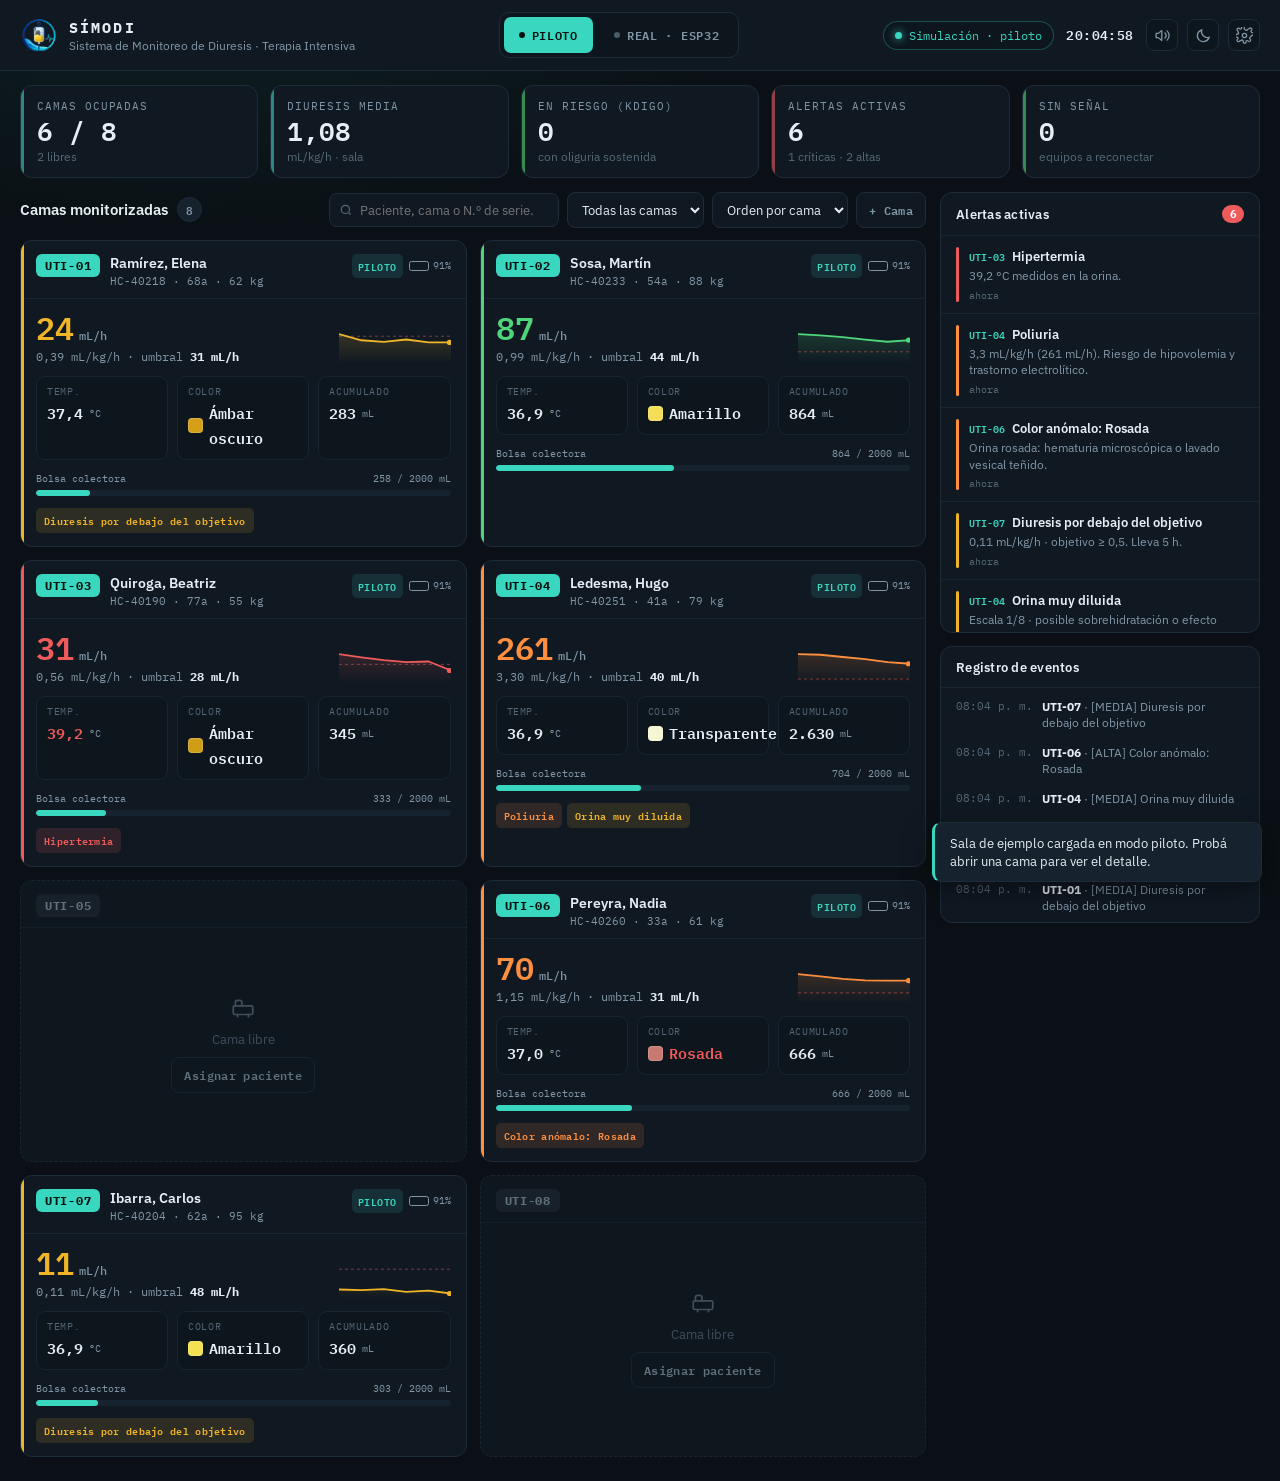
<file: central/index.html>
<!DOCTYPE html>
<html lang="es" data-tema="oscuro">
<head>
<meta charset="UTF-8">
<meta name="viewport" content="width=device-width, initial-scale=1.0">
<title>SÍMODI · Central de diuresis</title>
<meta name="description" content="SÍMODI — Sistema de Monitoreo de Diuresis. Central de enfermería multi-cama para el instrumento de uresis (peso, temperatura y color de orina) sobre ESP32.">
<link rel="icon" type="image/png" sizes="512x512" href="img/favicon-512.png">
<link rel="icon" type="image/png" sizes="48x48" href="img/favicon-48.png">
<link rel="icon" type="image/png" sizes="32x32" href="img/favicon-32.png">
<link rel="icon" type="image/png" sizes="16x16" href="img/favicon-16.png">
<link rel="apple-touch-icon" href="img/favicon-180.png">
<link rel="preconnect" href="https://fonts.googleapis.com">
<link rel="preconnect" href="https://fonts.gstatic.com" crossorigin>
<link href="https://fonts.googleapis.com/css2?family=IBM+Plex+Mono:wght@400;500;600;700&family=IBM+Plex+Sans:wght@400;500;600;700&display=swap" rel="stylesheet">
<link rel="stylesheet" href="css/estilos.css">
</head>
<body>

<!-- ============================ BARRA SUPERIOR ============================ -->
<header class="barra">
  <div class="marca">
    <img class="marca-icono" src="img/simodi-icono.png" alt="SÍMODI">
    <div class="marca-texto">
      <h1>SÍMODI</h1>
      <p>Sistema de Monitoreo de Diuresis · Terapia Intensiva</p>
    </div>
  </div>

  <div class="modos" role="tablist" aria-label="Modo de operación">
    <button class="modo activo" data-modo="piloto" role="tab" aria-selected="true">
      <span class="punto-modo"></span>PILOTO
    </button>
    <button class="modo" data-modo="real" role="tab" aria-selected="false">
      <span class="punto-modo"></span>REAL · ESP32
    </button>
  </div>

  <div class="barra-estado">
    <div class="chip" id="chipEnlace" title="Estado del enlace con el dispositivo">
      <span class="led"></span><span class="chip-txt">Simulación</span>
    </div>
    <div class="chip oculto" id="chipBuffer" title="Muestras guardadas mientras no hubo señal">
      <svg viewBox="0 0 24 24" width="13" height="13" fill="none" stroke="currentColor" stroke-width="2"><path d="M4 7h16M4 12h16M4 17h10"/></svg>
      <span class="chip-txt">0 en búfer</span>
    </div>
    <div class="reloj" id="reloj">--:--:--</div>
    <button class="ico-btn" id="btnSonido" title="Silenciar alarmas" aria-label="Silenciar alarmas">
      <svg viewBox="0 0 24 24" width="17" height="17" fill="none" stroke="currentColor" stroke-width="1.8" stroke-linecap="round" stroke-linejoin="round">
        <path d="M11 5 6 9H3v6h3l5 4V5z"/><path d="M15.5 8.5a5 5 0 0 1 0 7"/><path d="M18.5 5.5a9 9 0 0 1 0 13"/>
      </svg>
    </button>
    <button class="ico-btn" id="btnTema" title="Cambiar tema" aria-label="Cambiar tema">
      <svg viewBox="0 0 24 24" width="17" height="17" fill="none" stroke="currentColor" stroke-width="1.8" stroke-linecap="round"><path d="M20 14.5A8.5 8.5 0 0 1 9.5 4a8.5 8.5 0 1 0 10.5 10.5z"/></svg>
    </button>
    <button class="ico-btn" id="btnConfig" title="Configuración" aria-label="Configuración">
      <svg viewBox="0 0 24 24" width="17" height="17" fill="none" stroke="currentColor" stroke-width="1.8" stroke-linecap="round" stroke-linejoin="round">
        <circle cx="12" cy="12" r="3"/><path d="M19.4 15a1.6 1.6 0 0 0 .3 1.8l.1.1a2 2 0 1 1-2.8 2.8l-.1-.1a1.6 1.6 0 0 0-2.7 1.1V21a2 2 0 1 1-4 0v-.1A1.6 1.6 0 0 0 7 19.4a1.6 1.6 0 0 0-1.8.3l-.1.1a2 2 0 1 1-2.8-2.8l.1-.1a1.6 1.6 0 0 0-1.1-2.7H1a2 2 0 1 1 0-4h.1A1.6 1.6 0 0 0 2.6 7a1.6 1.6 0 0 0-.3-1.8l-.1-.1a2 2 0 1 1 2.8-2.8l.1.1a1.6 1.6 0 0 0 2.7-1.1V1a2 2 0 1 1 4 0v.1A1.6 1.6 0 0 0 17 2.6a1.6 1.6 0 0 0 1.8-.3l.1-.1a2 2 0 1 1 2.8 2.8l-.1.1a1.6 1.6 0 0 0 1.1 2.7H23a2 2 0 1 1 0 4h-.1a1.6 1.6 0 0 0-1.5 1.2z"/>
      </svg>
    </button>
  </div>
</header>

<!-- ====================== AVISO DE MODO REAL / ENLACE ===================== -->
<div class="aviso-modo oculto" id="avisoReal">
  <div class="aviso-txt">
    <b>Modo REAL.</b> <span id="avisoRealDetalle">Sin dispositivo conectado. Configurá el enlace para recibir datos del ESP32.</span>
  </div>
  <label class="check">
    <input type="checkbox" id="chkPilotoEnReal" checked>
    <span>Mantener camas piloto visibles</span>
  </label>
  <button class="btn chico" id="btnConectarRapido">Conectar dispositivo</button>
</div>

<!-- ================================ KPIs ================================= -->
<section class="kpis" id="kpis"></section>

<!-- ================================ CUERPO =============================== -->
<div class="cuerpo">
  <main class="mural-zona">
    <div class="mural-head">
      <h2>Camas monitorizadas <span class="conteo" id="conteoCamas">0</span></h2>
      <div class="filtros">
        <div class="buscador">
          <svg viewBox="0 0 24 24" width="14" height="14" fill="none" stroke="currentColor" stroke-width="2"><circle cx="11" cy="11" r="7"/><path d="m20 20-3.5-3.5"/></svg>
          <input type="search" id="buscar" placeholder="Paciente, cama o N.º de serie…">
        </div>
        <select id="filtroEstado" title="Filtrar">
          <option value="todas">Todas las camas</option>
          <option value="alerta">Con alerta</option>
          <option value="oliguria">Oliguria / anuria</option>
          <option value="sinsenal">Sin señal</option>
          <option value="libres">Libres</option>
        </select>
        <select id="orden" title="Ordenar">
          <option value="cama">Orden por cama</option>
          <option value="criticidad">Por criticidad</option>
          <option value="diuresis">Por diuresis</option>
        </select>
        <button class="btn secundario chico" id="btnNuevaCama">+ Cama</button>
      </div>
    </div>
    <div class="mural" id="mural"></div>
  </main>

  <aside class="lateral">
    <section class="panel-alertas">
      <header>
        <h3>Alertas activas</h3>
        <span class="contador" id="contAlertas">0</span>
      </header>
      <div class="lista-alertas" id="listaAlertas"></div>
    </section>
    <section class="panel-eventos">
      <header><h3>Registro de eventos</h3></header>
      <div class="lista-eventos" id="listaEventos"></div>
    </section>
  </aside>
</div>

<!-- ============================ MODAL DETALLE ============================ -->
<div class="modal" id="modalDetalle" role="dialog" aria-modal="true" aria-hidden="true">
  <div class="modal-caja ancha">
    <header class="modal-head">
      <div class="detalle-id">
        <span class="tag-cama" id="detCama">—</span>
        <div>
          <h2 id="detNombre">—</h2>
          <p id="detMeta">—</p>
        </div>
      </div>
      <div class="detalle-acciones">
        <button class="btn secundario chico" id="btnAsignarDesdeDetalle">Asignar paciente</button>
        <button class="btn secundario chico" id="btnVaciarBolsa">Registrar vaciado</button>
        <button class="btn secundario chico" id="btnExportar">Exportar CSV</button>
        <button class="ico-btn" id="btnCerrarDetalle" aria-label="Cerrar">
          <svg viewBox="0 0 24 24" width="18" height="18" fill="none" stroke="currentColor" stroke-width="2" stroke-linecap="round"><path d="M18 6 6 18M6 6l12 12"/></svg>
        </button>
      </div>
    </header>

    <div class="detalle-resumen" id="detResumen"></div>

    <nav class="tabs-detalle">
      <button class="tab-det activo" data-tab="tendencias">Tendencias</button>
      <button class="tab-det" data-tab="dispositivo">Dispositivo y enlace</button>
      <button class="tab-det" data-tab="eventos">Eventos</button>
    </nav>

    <div class="tab-panel activo" data-panel="tendencias">
      <div class="rango-tiempo" id="rangoTiempo">
        <button class="rango activo" data-horas="6">6 h</button>
        <button class="rango" data-horas="12">12 h</button>
        <button class="rango" data-horas="24">24 h</button>
      </div>
      <div class="grafico-bloque">
        <div class="grafico-titulo">
          <h4>Diuresis horaria</h4>
          <span class="leyenda"><i class="ref"></i>umbral de oliguria (0,5 mL/kg/h)</span>
        </div>
        <div class="lienzo-wrap"><canvas id="gDiuresis" height="170"></canvas></div>
      </div>
      <div class="grafico-bloque">
        <div class="grafico-titulo"><h4>Volumen acumulado</h4><span class="leyenda" id="legVolumen"></span></div>
        <div class="lienzo-wrap"><canvas id="gVolumen" height="150"></canvas></div>
      </div>
      <div class="doble">
        <div class="grafico-bloque">
          <div class="grafico-titulo"><h4>Temperatura de la orina</h4><span class="leyenda"><i class="ref amber"></i>febril ≥ 38 °C</span></div>
          <div class="lienzo-wrap"><canvas id="gTemp" height="140"></canvas></div>
        </div>
        <div class="grafico-bloque">
          <div class="grafico-titulo"><h4>Color en el tiempo</h4><span class="leyenda" id="legColor"></span></div>
          <div class="lienzo-wrap"><canvas id="gColor" height="140"></canvas></div>
        </div>
      </div>
    </div>

    <div class="tab-panel" data-panel="dispositivo">
      <div id="detDispositivo"></div>
    </div>

    <div class="tab-panel" data-panel="eventos">
      <div class="tabla-eventos" id="detEventos"></div>
    </div>
  </div>
</div>

<!-- ============================ MODAL ASIGNAR ============================ -->
<div class="modal" id="modalAsignar" role="dialog" aria-modal="true" aria-hidden="true">
  <div class="modal-caja">
    <header class="modal-head">
      <h2 id="asigTitulo">Asignar cama</h2>
      <button class="ico-btn" id="btnCerrarAsignar" aria-label="Cerrar">
        <svg viewBox="0 0 24 24" width="18" height="18" fill="none" stroke="currentColor" stroke-width="2" stroke-linecap="round"><path d="M18 6 6 18M6 6l12 12"/></svg>
      </button>
    </header>
    <div class="modal-cuerpo" id="asigCuerpo"></div>
  </div>
</div>

<!-- ============================ MODAL CONFIG ============================= -->
<div class="modal" id="modalConfig" role="dialog" aria-modal="true" aria-hidden="true">
  <div class="modal-caja">
    <header class="modal-head">
      <h2>Configuración</h2>
      <button class="ico-btn" id="btnCerrarConfig" aria-label="Cerrar">
        <svg viewBox="0 0 24 24" width="18" height="18" fill="none" stroke="currentColor" stroke-width="2" stroke-linecap="round"><path d="M18 6 6 18M6 6l12 12"/></svg>
      </button>
    </header>
    <div class="modal-cuerpo" id="cfgCuerpo"></div>
  </div>
</div>

<div class="toasts" id="toasts"></div>

<script src="js/config.js"></script>
<script src="js/util.js"></script>
<script src="js/almacenamiento.js"></script>
<script src="js/modelo.js"></script>
<script src="js/alertas.js"></script>
<script src="js/simulador.js"></script>
<script src="js/conexion.js"></script>
<script src="js/graficos.js"></script>
<script src="js/ui.js"></script>
<script src="js/app.js"></script>
</body>
</html>
</file>
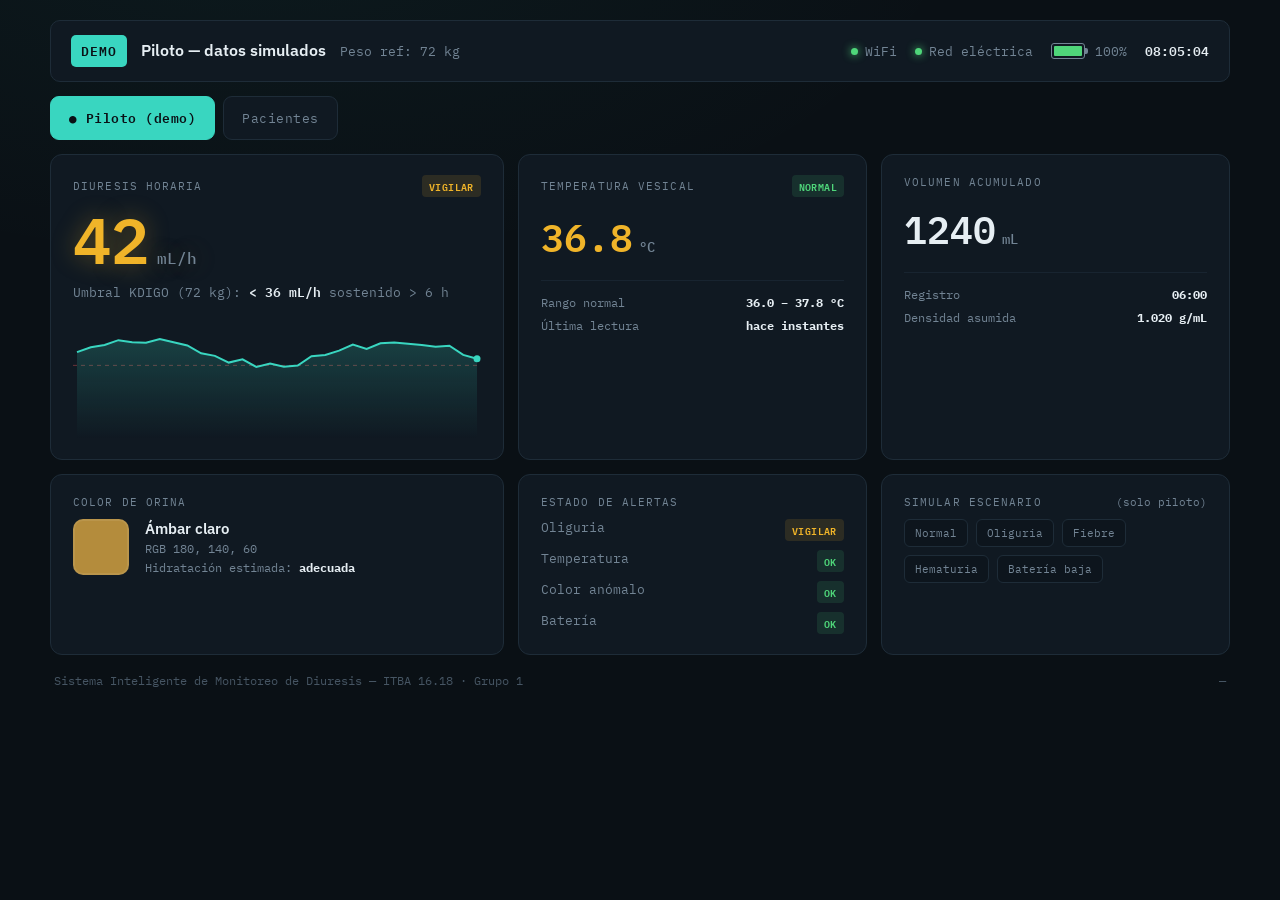
<file: monitor_diuresis.html>
<!DOCTYPE html>
<html lang="es">
<head>
<meta charset="UTF-8">
<meta name="viewport" content="width=device-width, initial-scale=1.0">
<title>Monitor de Diuresis</title>
<link rel="preconnect" href="https://fonts.googleapis.com">
<link href="https://fonts.googleapis.com/css2?family=IBM+Plex+Mono:wght@400;500;600;700&family=IBM+Plex+Sans:wght@400;500;600;700&display=swap" rel="stylesheet">
<style>
  :root{
    --bg:#0a1015;
    --panel:#101922;
    --panel-2:#0d151d;
    --border:#1e2c38;
    --border-soft:#182430;
    --text:#e6eef3;
    --text-dim:#728494;
    --text-faint:#465563;
    --teal:#39d6c0;
    --teal-dim:rgba(57,214,192,0.12);
    --amber:#f0b429;
    --amber-dim:rgba(240,180,41,0.12);
    --red:#ef5b5b;
    --red-dim:rgba(239,91,91,0.14);
    --green:#4fd67a;
    --font-display: 'IBM Plex Mono', monospace;
    --font-body: 'IBM Plex Sans', sans-serif;
  }

  *{box-sizing:border-box; margin:0; padding:0;}

  body{
    background:
      radial-gradient(1200px 600px at 20% -10%, rgba(57,214,192,0.05), transparent 60%),
      var(--bg);
    color:var(--text);
    font-family:var(--font-body);
    min-height:100vh;
    padding:20px;
    -webkit-font-smoothing:antialiased;
  }

  .shell{ max-width:1180px; margin:0 auto; display:flex; flex-direction:column; gap:14px; }

  /* ---------- HEADER ---------- */
  .topbar{
    display:flex; align-items:center; justify-content:space-between;
    background:var(--panel); border:1px solid var(--border); border-radius:10px;
    padding:14px 20px; flex-wrap:wrap; gap:12px;
  }
  .patient-id{ display:flex; align-items:baseline; gap:14px; flex-wrap:wrap; }
  .bed-tag{
    font-family:var(--font-display); font-size:13px; letter-spacing:0.08em;
    color:var(--bg); background:var(--teal); padding:5px 10px; border-radius:5px; font-weight:600;
  }
  .bed-tag.empty{ background:var(--text-faint); }
  .patient-name{ font-size:16px; font-weight:600; color:var(--text); }
  .patient-meta{ font-size:12.5px; color:var(--text-dim); font-family:var(--font-display); }
  .status-cluster{ display:flex; align-items:center; gap:18px; font-family:var(--font-display); font-size:12.5px; color:var(--text-dim); flex-wrap:wrap; }
  .status-item{ display:flex; align-items:center; gap:7px; }
  .dot{ width:7px; height:7px; border-radius:50%; background:var(--green); box-shadow:0 0 8px var(--green); }
  .dot.off{ background:var(--text-faint); box-shadow:none; }
  .clock{ color:var(--text); font-weight:600; }

  /* ---------- TABS ---------- */
  .tabs{ display:flex; gap:8px; }
  .tab-btn{
    font-family:var(--font-display); font-size:12.5px; letter-spacing:0.04em;
    color:var(--text-dim); background:var(--panel); border:1px solid var(--border);
    padding:10px 18px; border-radius:9px; cursor:pointer; transition:all .15s;
  }
  .tab-btn:hover{ color:var(--text); }
  .tab-btn.active{ color:var(--bg); background:var(--teal); border-color:var(--teal); font-weight:600; }

  /* ---------- ALERT BANNER ---------- */
  .alert-banner{
    display:none; align-items:center; gap:12px; background:var(--red-dim);
    border:1px solid rgba(239,91,91,0.4); border-radius:10px; padding:12px 18px;
    font-family:var(--font-display); font-size:13px; color:#ffb3b3; animation: pulse-border 1.6s infinite;
  }
  .alert-banner.show{ display:flex; }
  @keyframes pulse-border{ 0%,100%{ border-color:rgba(239,91,91,0.4); } 50%{ border-color:rgba(239,91,91,0.9); } }

  /* ---------- PACIENTES PANEL ---------- */
  .panel-pacientes{
    background:var(--panel); border:1px solid var(--border); border-radius:12px; padding:18px 20px;
    display:flex; flex-direction:column; gap:14px;
  }
  .panel-row{ display:flex; gap:12px; flex-wrap:wrap; align-items:flex-end; }
  .field{ display:flex; flex-direction:column; gap:5px; }
  .field label{ font-family:var(--font-display); font-size:10.5px; letter-spacing:0.06em; text-transform:uppercase; color:var(--text-dim); }
  .field input, .field select{
    font-family:var(--font-body); font-size:13.5px; color:var(--text); background:var(--panel-2);
    border:1px solid var(--border); border-radius:7px; padding:9px 11px; min-width:150px;
  }
  .field input:focus, .field select:focus{ outline:none; border-color:var(--teal); }
  .btn{
    font-family:var(--font-display); font-size:12.5px; font-weight:600; letter-spacing:0.03em;
    color:var(--bg); background:var(--teal); border:none; border-radius:7px; padding:10px 16px; cursor:pointer;
  }
  .btn:hover{ opacity:0.9; }
  .btn.secondary{ background:var(--panel-2); color:var(--text-dim); border:1px solid var(--border); }
  .hint{ font-size:11.5px; color:var(--text-faint); font-family:var(--font-display); }
  .empty-state{ color:var(--text-dim); font-size:13px; padding:6px 0; }

  /* ---------- MAIN GRID ---------- */
  .grid{ display:grid; grid-template-columns: 1.3fr 1fr 1fr; gap:14px; }
  @media (max-width:860px){ .grid{ grid-template-columns:1fr; } }

  .card{ background:var(--panel); border:1px solid var(--border); border-radius:12px; padding:20px 22px; position:relative; overflow:hidden; }
  .card.flagged{ border-color:rgba(239,91,91,0.45); }
  .card-label{
    font-family:var(--font-display); font-size:11px; letter-spacing:0.1em; text-transform:uppercase;
    color:var(--text-dim); display:flex; justify-content:space-between; align-items:center; margin-bottom:10px;
  }
  .tag{ font-size:10px; padding:2px 7px; border-radius:4px; font-weight:600; letter-spacing:0.04em; }
  .tag.ok{ background:rgba(79,214,122,0.12); color:var(--green); }
  .tag.warn{ background:var(--amber-dim); color:var(--amber); }
  .tag.crit{ background:var(--red-dim); color:var(--red); }
  .tag.na{ background:rgba(114,132,148,0.14); color:var(--text-dim); }

  .hero-value{
    font-family:var(--font-display); font-weight:600; font-size:64px; line-height:1; color:var(--teal);
    display:flex; align-items:baseline; gap:8px; text-shadow:0 0 24px rgba(57,214,192,0.35);
  }
  .hero-value.warn{ color:var(--amber); text-shadow:0 0 24px rgba(240,180,41,0.35); }
  .hero-value.crit{ color:var(--red); text-shadow:0 0 24px rgba(239,91,91,0.4); }
  .hero-value.na{ color:var(--text-faint); text-shadow:none; font-size:40px; }
  .hero-unit{ font-size:16px; color:var(--text-dim); font-weight:500; }
  .hero-sub{ margin-top:10px; font-size:12.5px; color:var(--text-dim); font-family:var(--font-display); }
  .hero-sub b{ color:var(--text); font-weight:600; }

  .chart-wrap{ margin-top:16px; }
  canvas{ display:block; width:100%; }

  .value-md{ font-family:var(--font-display); font-weight:600; font-size:38px; color:var(--text); display:flex; align-items:baseline; gap:6px; }
  .value-md .hero-unit{ font-size:14px; }
  .value-md.na{ color:var(--text-faint); font-size:26px; }

  .mini-row{ display:flex; justify-content:space-between; margin-top:14px; padding-top:14px; border-top:1px solid var(--border-soft); font-family:var(--font-display); font-size:12px; color:var(--text-dim); }
  .mini-row b{ color:var(--text); }

  .swatch-row{ display:flex; align-items:center; gap:16px; margin-top:4px; }
  .swatch{ width:56px; height:56px; border-radius:10px; border:2px solid rgba(255,255,255,0.08); flex-shrink:0; transition:background-color 0.6s ease; }
  .swatch-info{ font-family:var(--font-display); font-size:12px; color:var(--text-dim); }
  .swatch-info .cls{ font-size:15px; color:var(--text); font-weight:600; font-family:var(--font-body); margin-bottom:3px; }

  .batt-row{ display:flex; align-items:center; gap:10px; }
  .batt-shell{ width:34px; height:16px; border:1.5px solid var(--text-dim); border-radius:3px; position:relative; padding:2px; }
  .batt-shell:after{ content:''; position:absolute; right:-4px; top:4px; width:3px; height:6px; background:var(--text-dim); border-radius:0 2px 2px 0; }
  .batt-fill{ height:100%; background:var(--green); border-radius:1px; }

  .footer{ display:flex; justify-content:space-between; align-items:center; font-family:var(--font-display); font-size:11.5px; color:var(--text-faint); padding:4px 4px 0; flex-wrap:wrap; gap:8px; }

  .demo-controls{ display:flex; gap:8px; flex-wrap:wrap; }
  .demo-controls button{
    font-family:var(--font-display); font-size:11px; color:var(--text-dim); background:var(--panel-2);
    border:1px solid var(--border); padding:6px 10px; border-radius:6px; cursor:pointer; transition:all 0.15s;
  }
  .demo-controls button:hover{ color:var(--text); border-color:var(--teal); }
</style>
</head>
<body>

<div class="shell">

  <div class="topbar">
    <div class="patient-id">
      <span class="bed-tag" id="bedTag">DEMO</span>
      <span class="patient-name" id="patientName">Piloto — datos simulados</span>
      <span class="patient-meta" id="patientMeta">Peso ref: 72 kg</span>
    </div>
    <div class="status-cluster" id="statusCluster">
      <div class="status-item"><span class="dot" id="dotWifi"></span> WiFi</div>
      <div class="status-item"><span class="dot" id="dotPower"></span> <span id="powerLabel">Red eléctrica</span></div>
      <div class="status-item">
        <div class="batt-row">
          <div class="batt-shell"><div class="batt-fill" id="battFill" style="width:100%"></div></div>
          <span id="battPct">100%</span>
        </div>
      </div>
      <div class="clock" id="clock">--:--:--</div>
    </div>
  </div>

  <div class="tabs">
    <button class="tab-btn active" id="tabBtnPiloto" onclick="switchTab('piloto')">● Piloto (demo)</button>
    <button class="tab-btn" id="tabBtnPacientes" onclick="switchTab('pacientes')">Pacientes</button>
  </div>

  <!-- PANEL PACIENTES (solo visible en esa pestaña) -->
  <div class="panel-pacientes" id="panelPacientes" style="display:none;">
    <div class="panel-row">
      <div class="field">
        <label>Paciente</label>
        <select id="selectPaciente" onchange="onSelectPaciente()">
          <option value="">— Sin pacientes cargados —</option>
        </select>
      </div>
      <button class="btn secondary" onclick="toggleAddForm()">+ Agregar paciente</button>
    </div>

    <div class="panel-row" id="addPatientForm" style="display:none; border-top:1px solid var(--border-soft); padding-top:14px;">
      <div class="field"><label>Nombre / ID</label><input type="text" id="inNombre" placeholder="Ej: Paciente cama 6"></div>
      <div class="field"><label>Cama</label><input type="text" id="inCama" placeholder="Ej: 06"></div>
      <div class="field"><label>Peso (kg)</label><input type="number" id="inPeso" placeholder="70" min="1"></div>
      <button class="btn" onclick="addPatient()">Guardar paciente</button>
    </div>

    <div class="panel-row" id="measureForm" style="display:none; border-top:1px solid var(--border-soft); padding-top:14px;">
      <div class="field"><label>Volumen acumulado en bolsa (mL)</label><input type="number" id="inVol" placeholder="Ej: 340"></div>
      <div class="field"><label>Temperatura vesical (°C)</label><input type="number" step="0.1" id="inTemp" placeholder="Ej: 36.8"></div>
      <div class="field">
        <label>Color observado</label>
        <select id="inColor">
          <option value="180,140,60">Ámbar claro</option>
          <option value="150,95,30">Ámbar oscuro</option>
          <option value="235,225,200">Transparente / pálido</option>
          <option value="150,40,40">Rojiza (hematuria)</option>
          <option value="90,55,30">Marrón oscuro</option>
        </select>
      </div>
      <button class="btn" onclick="addMeasurement()">Registrar medición</button>
    </div>
    <div class="hint" id="pacientesHint">Los pacientes y mediciones se guardan solo en esta sesión del navegador (prototipo sin backend).</div>
  </div>

  <div class="alert-banner" id="alertBanner">
    <span>⚠</span>
    <span id="alertText"></span>
  </div>

  <div class="grid">

    <div class="card" id="cardDiuresis">
      <div class="card-label">Diuresis horaria <span class="tag ok" id="diuresisTag">NORMAL</span></div>
      <div class="hero-value" id="diuresisValue">42<span class="hero-unit">mL/h</span></div>
      <div class="hero-sub" id="diuresisSub">Umbral KDIGO (72 kg): <b>&lt; 36 mL/h</b> sostenido &gt; 6 h</div>
      <div class="chart-wrap"><canvas id="trendChart" height="120"></canvas></div>
    </div>

    <div class="card">
      <div class="card-label">Temperatura vesical <span class="tag ok" id="tempTag">NORMAL</span></div>
      <div class="value-md" id="tempValue" style="color:var(--amber)">36.8<span class="hero-unit">°C</span></div>
      <div class="mini-row"><span>Rango normal</span><b>36.0 – 37.8 °C</b></div>
      <div class="mini-row" style="border-top:none; padding-top:0; margin-top:8px;"><span>Última lectura</span><b id="tempTime">—</b></div>
    </div>

    <div class="card">
      <div class="card-label">Volumen acumulado</div>
      <div class="value-md" style="color:var(--text)"><span id="volValue">1240</span><span class="hero-unit">mL</span></div>
      <div class="mini-row"><span>Registro</span><b id="volSince">—</b></div>
      <div class="mini-row" style="border-top:none; padding-top:0; margin-top:8px;"><span>Densidad asumida</span><b>1.020 g/mL</b></div>
    </div>

    <div class="card">
      <div class="card-label">Color de orina</div>
      <div class="swatch-row">
        <div class="swatch" id="colorSwatch" style="background:rgb(180,140,60)"></div>
        <div class="swatch-info">
          <div class="cls" id="colorClass">Ámbar claro</div>
          <div>RGB <span id="colorRgb">180, 140, 60</span></div>
          <div style="margin-top:4px;">Hidratación estimada: <b style="color:var(--text)" id="colorHydration">adecuada</b></div>
        </div>
      </div>
    </div>

    <div class="card">
      <div class="card-label">Estado de alertas</div>
      <div style="display:flex; flex-direction:column; gap:9px; font-family:var(--font-display); font-size:12.5px;">
        <div style="display:flex; justify-content:space-between;"><span style="color:var(--text-dim)">Oliguria</span><span class="tag ok" id="statOliguria">OK</span></div>
        <div style="display:flex; justify-content:space-between;"><span style="color:var(--text-dim)">Temperatura</span><span class="tag ok" id="statTemp">OK</span></div>
        <div style="display:flex; justify-content:space-between;"><span style="color:var(--text-dim)">Color anómalo</span><span class="tag ok" id="statColor">OK</span></div>
        <div style="display:flex; justify-content:space-between;"><span style="color:var(--text-dim)">Batería</span><span class="tag ok" id="statBatt">OK</span></div>
      </div>
    </div>

    <div class="card" id="cardDemoControls">
      <div class="card-label">Simular escenario <span style="font-weight:400; text-transform:none; letter-spacing:0;">(solo piloto)</span></div>
      <div class="demo-controls">
        <button onclick="setScenario('normal')">Normal</button>
        <button onclick="setScenario('oliguria')">Oliguria</button>
        <button onclick="setScenario('fiebre')">Fiebre</button>
        <button onclick="setScenario('hematuria')">Hematuria</button>
        <button onclick="setScenario('bateria')">Batería baja</button>
      </div>
    </div>

  </div>

  <div class="footer">
    <span>Sistema Inteligente de Monitoreo de Diuresis — ITBA 16.18 · Grupo 1</span>
    <span id="lastSync">—</span>
  </div>

</div>

<script>
/* ============================================================
   PILOTO: datos simulados en memoria.
   PACIENTES: mediciones cargadas a mano; cuando el ESP32 esté listo,
   addMeasurement() se reemplaza por los datos que llegan por fetch()
   desde el dispositivo, con el mismo formato de "d" usado en renderDashboard().
   ============================================================ */

let activeTab = 'piloto';

// ---- Estado piloto (simulado, autónomo) ----
let pilotState = { diuresis:42, volumen:1240, temp:36.8, color:[180,140,60], battPct:100, onBattery:false, scenario:'normal', pesoKg:72, history:Array.from({length:30},(_,i)=>40+Math.sin(i/3)*6+Math.random()*4), label:'Piloto — datos simulados', bed:'DEMO' };

// ---- Estado pacientes (manual) ----
let patients = {};       // id -> {id, nombre, cama, pesoKg, history:[{t,vol,diuresis,temp,color}]}
let currentPatientId = null;
let patientCounter = 0;

function switchTab(tab){
  activeTab = tab;
  document.getElementById('tabBtnPiloto').classList.toggle('active', tab==='piloto');
  document.getElementById('tabBtnPacientes').classList.toggle('active', tab==='pacientes');
  document.getElementById('panelPacientes').style.display = tab==='pacientes' ? 'flex' : 'none';
  document.getElementById('cardDemoControls').style.display = tab==='piloto' ? 'block' : 'none';
  document.getElementById('statusCluster').style.visibility = tab==='piloto' ? 'visible' : 'hidden';

  if(tab==='piloto'){
    renderDashboard(pilotState);
  } else {
    document.getElementById('measureForm').style.display = currentPatientId ? 'flex' : 'none';
    if(currentPatientId){ renderDashboard(getPatientView(currentPatientId)); }
    else { renderEmptyPatient(); }
  }
}

function setScenario(s){ pilotState.scenario = s; }

function stepPilot(){
  let target = 42;
  if(pilotState.scenario === 'oliguria') target = 18;
  if(pilotState.scenario === 'fiebre') target = 38;
  if(pilotState.scenario === 'hematuria') target = 40;

  pilotState.diuresis += (target - pilotState.diuresis) * 0.25 + (Math.random()-0.5)*3;
  pilotState.diuresis = Math.max(2, pilotState.diuresis);
  pilotState.volumen += Math.max(0, pilotState.diuresis/60*5);

  if(pilotState.scenario === 'fiebre'){ pilotState.temp += (38.6 - pilotState.temp) * 0.2 + (Math.random()-0.5)*0.05; }
  else { pilotState.temp += (36.8 - pilotState.temp) * 0.2 + (Math.random()-0.5)*0.05; }

  if(pilotState.scenario === 'hematuria'){ pilotState.color = [150,40,40]; }
  else { let base=[180,140,60]; pilotState.color = base.map(c=>Math.round(c+(Math.random()-0.5)*6)); }

  if(pilotState.scenario === 'bateria'){ pilotState.onBattery = true; pilotState.battPct = Math.max(4, pilotState.battPct - 1.5); }
  else { pilotState.onBattery = false; pilotState.battPct = Math.min(100, pilotState.battPct + 2); }

  pilotState.history.push(pilotState.diuresis);
  if(pilotState.history.length > 30) pilotState.history.shift();

  if(activeTab==='piloto') renderDashboard(pilotState);
}

// ---------------- PACIENTES ----------------
function toggleAddForm(){
  const f = document.getElementById('addPatientForm');
  f.style.display = f.style.display === 'none' ? 'flex' : 'none';
}

function addPatient(){
  const nombre = document.getElementById('inNombre').value.trim();
  const cama = document.getElementById('inCama').value.trim();
  const peso = parseFloat(document.getElementById('inPeso').value);
  if(!nombre || !cama || !peso){ alert('Completá nombre, cama y peso.'); return; }

  patientCounter++;
  const id = 'p'+patientCounter;
  patients[id] = { id, nombre, cama, pesoKg:peso, history:[] };
  currentPatientId = id;
  refreshPatientSelect();
  document.getElementById('addPatientForm').style.display = 'none';
  document.getElementById('inNombre').value=''; document.getElementById('inCama').value=''; document.getElementById('inPeso').value='';
  document.getElementById('measureForm').style.display = 'flex';
  renderEmptyPatient(patients[id]);
}

function refreshPatientSelect(){
  const sel = document.getElementById('selectPaciente');
  sel.innerHTML = '';
  const ids = Object.keys(patients);
  if(ids.length === 0){
    sel.innerHTML = '<option value="">— Sin pacientes cargados —</option>';
    return;
  }
  ids.forEach(id=>{
    const p = patients[id];
    const opt = document.createElement('option');
    opt.value = id;
    opt.textContent = `Cama ${p.cama} — ${p.nombre}`;
    if(id === currentPatientId) opt.selected = true;
    sel.appendChild(opt);
  });
}

function onSelectPaciente(){
  currentPatientId = document.getElementById('selectPaciente').value || null;
  document.getElementById('measureForm').style.display = currentPatientId ? 'flex' : 'none';
  if(currentPatientId){ renderDashboard(getPatientView(currentPatientId)); }
  else { renderEmptyPatient(); }
}

function addMeasurement(){
  if(!currentPatientId) return;
  const p = patients[currentPatientId];
  const vol = parseFloat(document.getElementById('inVol').value);
  const temp = parseFloat(document.getElementById('inTemp').value);
  const color = document.getElementById('inColor').value.split(',').map(Number);
  if(isNaN(vol)){ alert('Ingresá el volumen acumulado.'); return; }

  const now = new Date();
  p.history.push({ t: now, vol: vol, temp: isNaN(temp) ? null : temp, color: color });
  if(p.history.length > 30) p.history.shift();

  document.getElementById('inVol').value = '';
  renderDashboard(getPatientView(currentPatientId));
}

function getPatientView(id){
  const p = patients[id];
  const h = p.history;
  let diuresis = null, volumen = 0, temp = null, color = [200,200,200], diuresisSeries = [];

  h.forEach((entry, i)=>{
    if(i>0){
      const prev = h[i-1];
      const dtHoras = (entry.t - prev.t) / 3600000;
      const dVol = entry.vol - prev.vol;
      const rate = dtHoras > 0 ? Math.max(0, dVol/dtHoras) : 0;
      diuresisSeries.push(rate);
    }
  });

  if(h.length){
    const last = h[h.length-1];
    volumen = last.vol;
    temp = last.temp;
    color = last.color;
    diuresis = diuresisSeries.length ? diuresisSeries[diuresisSeries.length-1] : null;
  }

  return {
    diuresis: diuresis,
    volumen: volumen,
    temp: temp,
    color: color,
    battPct: null, onBattery: false,
    pesoKg: p.pesoKg,
    history: diuresisSeries.length ? diuresisSeries : [0],
    label: p.nombre,
    bed: p.cama,
    lastTime: h.length ? h[h.length-1].t : null,
    manual: true,
    readingsCount: h.length
  };
}

function renderEmptyPatient(){
  document.getElementById('bedTag').textContent = currentPatientId ? patients[currentPatientId].cama : '—';
  document.getElementById('bedTag').classList.toggle('empty', !currentPatientId);
  document.getElementById('patientName').textContent = currentPatientId ? patients[currentPatientId].nombre + ' — sin mediciones aún' : 'Ningún paciente seleccionado';
  document.getElementById('patientMeta').textContent = currentPatientId ? `Peso ref: ${patients[currentPatientId].pesoKg} kg` : 'Agregá un paciente para empezar a registrar mediciones';
  ['diuresisValue','tempValue','volValue'].forEach(id=>{});
  document.getElementById('diuresisValue').innerHTML = '—';
  document.getElementById('diuresisValue').className = 'hero-value na';
  document.getElementById('diuresisTag').className = 'tag na'; document.getElementById('diuresisTag').textContent = 'SIN DATOS';
  document.getElementById('diuresisSub').innerHTML = 'Cargá al menos dos mediciones para calcular la tasa horaria.';
  document.getElementById('tempValue').innerHTML = '—'; document.getElementById('tempValue').className='value-md na';
  document.getElementById('tempTag').className='tag na'; document.getElementById('tempTag').textContent='SIN DATOS';
  document.getElementById('volValue').textContent = '0';
  document.getElementById('volSince').textContent = '—';
  document.getElementById('colorSwatch').style.background = 'rgb(60,68,76)';
  document.getElementById('colorClass').textContent='—'; document.getElementById('colorRgb').textContent='—'; document.getElementById('colorHydration').textContent='—';
  document.getElementById('alertBanner').classList.remove('show');
  ['statOliguria','statTemp','statColor','statBatt'].forEach(id=>{ const el=document.getElementById(id); el.className='tag na'; el.textContent='—'; });
  const ctx = document.getElementById('trendChart'); ctx.getContext('2d').clearRect(0,0,ctx.width,ctx.height);
}

// ---------------- RENDER GENÉRICO ----------------
function renderDashboard(d){
  const pesoKg = d.pesoKg || 72;
  const umbral = 0.5 * pesoKg;

  document.getElementById('bedTag').textContent = d.bed;
  document.getElementById('bedTag').classList.remove('empty');
  document.getElementById('patientName').textContent = d.label;
  document.getElementById('patientMeta').textContent = `Peso ref: ${pesoKg} kg` + (d.manual ? ` · Lectura manual #${d.readingsCount}` : '');

  const dEl = document.getElementById('diuresisValue');
  const dTag = document.getElementById('diuresisTag');
  const dCard = document.getElementById('cardDiuresis');
  const dSub = document.getElementById('diuresisSub');
  dSub.innerHTML = `Umbral KDIGO (${pesoKg} kg): <b>&lt; ${umbral.toFixed(0)} mL/h</b> sostenido &gt; 6 h`;

  if(d.diuresis === null || d.diuresis === undefined){
    dEl.innerHTML = '—'; dEl.className = 'hero-value na';
    dTag.className = 'tag na'; dTag.textContent = 'SIN DATOS';
    dCard.classList.remove('flagged');
  } else {
    dEl.innerHTML = `${d.diuresis.toFixed(0)}<span class="hero-unit">mL/h</span>`;
    let status = 'ok';
    if(d.diuresis < umbral) status='crit'; else if(d.diuresis < umbral*1.3) status='warn';
    dEl.className = 'hero-value' + (status!=='ok' ? ' '+status : '');
    dTag.className = 'tag '+status;
    dTag.textContent = status==='crit' ? 'OLIGURIA' : status==='warn' ? 'VIGILAR' : 'NORMAL';
    dCard.classList.toggle('flagged', status==='crit');
  }

  const tEl = document.getElementById('tempValue');
  const tTag = document.getElementById('tempTag');
  if(d.temp === null || d.temp === undefined){
    tEl.innerHTML = '—'; tEl.className = 'value-md na';
    tTag.className = 'tag na'; tTag.textContent = 'SIN DATOS';
  } else {
    tEl.innerHTML = `${d.temp.toFixed(1)}<span class="hero-unit">°C</span>`;
    let tempStatus = (d.temp > 37.8) ? 'crit' : (d.temp > 37.4 ? 'warn' : 'ok');
    tEl.className = 'value-md';
    tEl.style.color = tempStatus==='ok' ? 'var(--amber)' : tempStatus==='warn' ? 'var(--amber)' : 'var(--red)';
    tTag.className = 'tag '+tempStatus;
    tTag.textContent = tempStatus==='crit' ? 'FIEBRE' : tempStatus==='warn' ? 'ELEVADA' : 'NORMAL';
  }
  document.getElementById('tempTime').textContent = d.lastTime ? d.lastTime.toLocaleTimeString('es-AR') : (d.manual===undefined ? 'hace instantes' : '—');

  document.getElementById('volValue').textContent = (d.volumen||0).toFixed(0);
  document.getElementById('volSince').textContent = d.manual ? (d.lastTime ? d.lastTime.toLocaleTimeString('es-AR') : '—') : '06:00';

  const [r,g,b] = d.color;
  document.getElementById('colorSwatch').style.background = `rgb(${r},${g},${b})`;
  document.getElementById('colorRgb').textContent = `${r}, ${g}, ${b}`;
  let colorStatus='ok', colorClass='Ámbar claro', hydration='adecuada';
  if(r>140 && g<70 && b<70){ colorStatus='crit'; colorClass='Rojiza (posible hematuria)'; hydration='evaluar'; }
  else if(r>150 && g<100){ colorStatus='warn'; colorClass='Ámbar oscuro'; hydration='evaluar'; }
  else if(r>220 && g>210){ colorClass='Transparente / pálido'; }
  document.getElementById('colorClass').textContent = colorClass;
  document.getElementById('colorHydration').textContent = hydration;

  const diuresisStatus = (d.diuresis===null||d.diuresis===undefined) ? 'na' : (d.diuresis<umbral?'crit':(d.diuresis<umbral*1.3?'warn':'ok'));
  const tempStatus = (d.temp===null||d.temp===undefined) ? 'na' : (d.temp>37.8?'crit':(d.temp>37.4?'warn':'ok'));
  setStat('statOliguria', diuresisStatus);
  setStat('statTemp', tempStatus);
  setStat('statColor', colorStatus);
  if(d.battPct===null||d.battPct===undefined){ setStat('statBatt','na'); }
  else{ setStat('statBatt', d.battPct<15?'crit':d.battPct<30?'warn':'ok'); }

  const banner = document.getElementById('alertBanner');
  const alertText = document.getElementById('alertText');
  const alerts = [];
  if(diuresisStatus==='crit') alerts.push('Oliguria sostenida: diuresis por debajo del umbral KDIGO (0,5 mL/kg/h).');
  if(tempStatus==='crit') alerts.push('Temperatura vesical elevada — posible proceso febril.');
  if(colorStatus==='crit') alerts.push('Coloración anómala detectada — posible hematuria.');
  if(d.battPct!=null && d.battPct<15) alerts.push('Batería próxima al agotamiento.');
  if(alerts.length){ banner.classList.add('show'); alertText.textContent = alerts.join('  ·  '); }
  else{ banner.classList.remove('show'); }

  if(d.battPct!=null){
    document.getElementById('dotPower').classList.toggle('off', d.onBattery);
    document.getElementById('powerLabel').textContent = d.onBattery ? 'Batería de respaldo' : 'Red eléctrica';
    document.getElementById('battFill').style.width = d.battPct.toFixed(0)+'%';
    document.getElementById('battFill').style.background = d.battPct<15?'var(--red)':d.battPct<30?'var(--amber)':'var(--green)';
    document.getElementById('battPct').textContent = d.battPct.toFixed(0)+'%';
  }

  drawChart(d.history && d.history.length ? d.history : [0], umbral);
}

function setStat(id, status){
  const el = document.getElementById(id);
  el.className = 'tag ' + status;
  el.textContent = status==='crit' ? 'ALERTA' : status==='warn' ? 'VIGILAR' : status==='na' ? '—' : 'OK';
}

function drawChart(history, umbral){
  const canvas = document.getElementById('trendChart');
  const dpr = window.devicePixelRatio || 1;
  const cssWidth = canvas.clientWidth || 400;
  const cssHeight = 120;
  canvas.width = cssWidth*dpr; canvas.height = cssHeight*dpr;
  const ctx = canvas.getContext('2d');
  ctx.scale(dpr,dpr);
  ctx.clearRect(0,0,cssWidth,cssHeight);

  const max = Math.max(...history, umbral)*1.2 || 1;
  const min = 0;
  const padX = 4;
  const stepX = history.length>1 ? (cssWidth-padX*2)/(history.length-1) : 0;

  const thresholdY = cssHeight - ((umbral-min)/(max-min))*cssHeight;
  ctx.strokeStyle='rgba(239,91,91,0.4)'; ctx.setLineDash([4,4]); ctx.lineWidth=1;
  ctx.beginPath(); ctx.moveTo(0,thresholdY); ctx.lineTo(cssWidth,thresholdY); ctx.stroke(); ctx.setLineDash([]);

  ctx.beginPath();
  history.forEach((v,i)=>{ const x=padX+i*stepX; const y=cssHeight-((v-min)/(max-min))*cssHeight; if(i===0) ctx.moveTo(x,y); else ctx.lineTo(x,y); });
  ctx.lineTo(padX+(history.length-1)*stepX, cssHeight); ctx.lineTo(padX, cssHeight); ctx.closePath();
  const grad = ctx.createLinearGradient(0,0,0,cssHeight);
  grad.addColorStop(0,'rgba(57,214,192,0.25)'); grad.addColorStop(1,'rgba(57,214,192,0)');
  ctx.fillStyle = grad; ctx.fill();

  ctx.beginPath();
  history.forEach((v,i)=>{ const x=padX+i*stepX; const y=cssHeight-((v-min)/(max-min))*cssHeight; if(i===0) ctx.moveTo(x,y); else ctx.lineTo(x,y); });
  ctx.strokeStyle='#39d6c0'; ctx.lineWidth=2; ctx.stroke();

  const lastV = history[history.length-1];
  const lastX = padX+(history.length-1)*stepX;
  const lastY = cssHeight-((lastV-min)/(max-min))*cssHeight;
  ctx.beginPath(); ctx.arc(lastX,lastY,3.5,0,Math.PI*2); ctx.fillStyle='#39d6c0'; ctx.fill();
}

function tickClock(){ document.getElementById('clock').textContent = new Date().toLocaleTimeString('es-AR'); }

setInterval(stepPilot, 1800);
setInterval(tickClock, 1000);
window.addEventListener('resize', ()=>{ if(activeTab==='piloto') renderDashboard(pilotState); else if(currentPatientId) renderDashboard(getPatientView(currentPatientId)); });

renderDashboard(pilotState);
tickClock();
</script>

</body>
</html>
</file>
<file: central/css/estilos.css>
/* =====================================================================
   UROMONITOR · Central de diuresis
   Hoja de estilos única. Tema oscuro por defecto, claro con data-tema.
   ===================================================================== */

:root{
  /* --- superficies --- */
  --fondo:#0a1015;
  --panel:#101922;
  --panel-2:#0d151d;
  --panel-3:#16222d;
  --borde:#1e2c38;
  --borde-suave:#182430;

  /* --- tinta --- */
  --texto:#e6eef3;
  --texto-dim:#8296a6;
  --texto-tenue:#556775;

  /* --- acento e identidad --- */
  --teal:#39d6c0;
  --teal-2:#1fa392;
  --teal-tenue:rgba(57,214,192,0.12);

  /* --- estado (reservados, nunca para series) --- */
  --ok:#4fd67a;
  --ok-tenue:rgba(79,214,122,0.12);
  --aviso:#f0b429;
  --aviso-tenue:rgba(240,180,41,0.13);
  --grave:#ff8f3f;
  --grave-tenue:rgba(255,143,63,0.13);
  --critico:#ef5b5b;
  --critico-tenue:rgba(239,91,91,0.14);
  --neutro:#7b8b99;
  --neutro-tenue:rgba(123,139,153,0.13);

  --sombra:0 8px 30px rgba(0,0,0,.45);
  --fuente:'IBM Plex Sans', system-ui, -apple-system, 'Segoe UI', sans-serif;
  --mono:'IBM Plex Mono', ui-monospace, 'Cascadia Code', Consolas, monospace;
  --r:12px;
}

[data-tema="claro"]{
  --fondo:#eef2f5;
  --panel:#ffffff;
  --panel-2:#f5f8fa;
  --panel-3:#e9eff3;
  --borde:#d5dee5;
  --borde-suave:#e3eaef;
  --texto:#16232e;
  --texto-dim:#5a6b7a;
  --texto-tenue:#8496a4;
  --teal:#0f9e8c;
  --teal-2:#0b7d6f;
  --teal-tenue:rgba(15,158,140,0.10);
  --ok:#1f9d4d;
  --ok-tenue:rgba(31,157,77,0.10);
  --aviso:#b57d05;
  --aviso-tenue:rgba(181,125,5,0.12);
  --grave:#d1620a;
  --grave-tenue:rgba(209,98,10,0.12);
  --critico:#d13b3b;
  --critico-tenue:rgba(209,59,59,0.10);
  --neutro:#69798a;
  --neutro-tenue:rgba(105,121,138,0.12);
  --sombra:0 8px 30px rgba(20,40,60,.12);
}

*{box-sizing:border-box; margin:0; padding:0;}

body{
  background:
    radial-gradient(1200px 700px at 15% -10%, var(--teal-tenue), transparent 55%),
    var(--fondo);
  color:var(--texto);
  font-family:var(--fuente);
  min-height:100vh;
  -webkit-font-smoothing:antialiased;
  font-size:14px;
}

.oculto{ display:none !important; }
::selection{ background:var(--teal); color:var(--fondo); }

/* ============================== BARRA ================================= */
.barra{
  display:flex; align-items:center; justify-content:space-between; gap:20px;
  padding:12px 20px; background:var(--panel); border-bottom:1px solid var(--borde);
  position:sticky; top:0; z-index:40; flex-wrap:wrap;
}
.marca{ display:flex; align-items:center; gap:11px; }
.marca-icono{ width:38px; height:38px; object-fit:contain; flex-shrink:0; }
.marca-texto h1{ font-family:var(--mono); font-size:15px; letter-spacing:.14em; font-weight:700; }
.marca-texto p{ font-size:11.5px; color:var(--texto-dim); margin-top:1px; }

.modos{ display:flex; gap:6px; background:var(--panel-2); padding:4px; border-radius:10px; border:1px solid var(--borde); }
.modo{
  font-family:var(--mono); font-size:12px; letter-spacing:.06em; font-weight:600;
  color:var(--texto-dim); background:transparent; border:none; cursor:pointer;
  padding:8px 15px; border-radius:7px; display:flex; align-items:center; gap:7px; transition:.15s;
}
.modo:hover{ color:var(--texto); }
.modo.activo{ background:var(--teal); color:#04120f; }
[data-tema="claro"] .modo.activo{ color:#fff; }
.punto-modo{ width:6px; height:6px; border-radius:50%; background:currentColor; opacity:.55; }
.modo.activo .punto-modo{ opacity:1; animation:latido 2s infinite; }
@keyframes latido{ 0%,100%{opacity:1} 50%{opacity:.25} }

.barra-estado{ display:flex; align-items:center; gap:9px; }
.chip{
  display:flex; align-items:center; gap:7px; font-family:var(--mono); font-size:11.5px;
  color:var(--texto-dim); background:var(--panel-2); border:1px solid var(--borde);
  padding:6px 11px; border-radius:20px; white-space:nowrap;
}
.chip .led{ width:7px; height:7px; border-radius:50%; background:var(--neutro); }
.chip.en-linea{ color:var(--ok); border-color:rgba(79,214,122,.3); }
.chip.en-linea .led{ background:var(--ok); box-shadow:0 0 8px var(--ok); }
.chip.simulado{ color:var(--teal); border-color:rgba(57,214,192,.3); }
.chip.simulado .led{ background:var(--teal); box-shadow:0 0 8px var(--teal); }
.chip.error{ color:var(--critico); border-color:rgba(239,91,91,.35); }
.chip.error .led{ background:var(--critico); animation:latido 1.2s infinite; }
.chip.buffer{ color:var(--aviso); border-color:rgba(240,180,41,.32); }
.reloj{ font-family:var(--mono); font-size:13px; font-weight:600; letter-spacing:.03em; min-width:74px; text-align:center; }
.ico-btn{
  width:32px; height:32px; border-radius:8px; display:grid; place-items:center; cursor:pointer;
  background:var(--panel-2); border:1px solid var(--borde); color:var(--texto-dim); transition:.15s;
}
.ico-btn:hover{ color:var(--texto); border-color:var(--teal); }
.ico-btn.mudo{ color:var(--critico); border-color:rgba(239,91,91,.4); }

/* ============================ AVISO MODO ============================== */
.aviso-modo{
  display:flex; align-items:center; gap:16px; flex-wrap:wrap;
  margin:12px 20px 0; padding:11px 16px; border-radius:10px;
  background:var(--aviso-tenue); border:1px solid rgba(240,180,41,.3);
  font-size:13px; color:var(--texto);
}
.aviso-modo b{ color:var(--aviso); font-family:var(--mono); letter-spacing:.04em; }
.aviso-txt{ flex:1; min-width:240px; }
.check{ display:flex; align-items:center; gap:7px; font-size:12.5px; color:var(--texto-dim); cursor:pointer; }
.check input{ accent-color:var(--teal); width:15px; height:15px; }

/* =============================== KPIs ================================= */
.kpis{
  display:grid; grid-template-columns:repeat(auto-fit,minmax(165px,1fr));
  gap:12px; padding:14px 20px 0;
}
.kpi{
  background:var(--panel); border:1px solid var(--borde); border-radius:var(--r);
  padding:13px 16px; display:flex; flex-direction:column; gap:3px; position:relative; overflow:hidden;
}
.kpi::after{ content:''; position:absolute; left:0; top:0; bottom:0; width:3px; background:var(--neutro); opacity:.6; }
.kpi.ok::after{ background:var(--ok); }
.kpi.aviso::after{ background:var(--aviso); }
.kpi.critico::after{ background:var(--critico); }
.kpi.teal::after{ background:var(--teal); }
.kpi-rotulo{ font-family:var(--mono); font-size:10.5px; letter-spacing:.09em; text-transform:uppercase; color:var(--texto-dim); }
.kpi-valor{ font-family:var(--mono); font-size:26px; font-weight:600; line-height:1.15; }
.kpi-sub{ font-size:11.5px; color:var(--texto-tenue); }

/* =============================== CUERPO =============================== */
.cuerpo{
  display:grid; grid-template-columns:1fr 320px; gap:14px;
  padding:14px 20px 24px; align-items:start;
}
@media (max-width:1180px){ .cuerpo{ grid-template-columns:1fr; } }

.mural-head{
  display:flex; align-items:center; justify-content:space-between; gap:12px;
  flex-wrap:wrap; margin-bottom:12px;
}
.mural-head h2{ font-size:15px; font-weight:600; display:flex; align-items:center; gap:9px; }
.conteo{
  font-family:var(--mono); font-size:11px; background:var(--panel-3); color:var(--texto-dim);
  padding:2px 8px; border-radius:20px; border:1px solid var(--borde);
}
.filtros{ display:flex; gap:8px; flex-wrap:wrap; align-items:center; }
.buscador{ position:relative; display:flex; align-items:center; }
.buscador svg{ position:absolute; left:10px; color:var(--texto-tenue); pointer-events:none; }
.buscador input{
  font-family:var(--fuente); font-size:12.5px; color:var(--texto); background:var(--panel);
  border:1px solid var(--borde); border-radius:8px; padding:8px 11px 8px 30px; width:230px;
}
select, .campo input, .campo select, .campo textarea{
  font-family:var(--fuente); font-size:12.5px; color:var(--texto); background:var(--panel);
  border:1px solid var(--borde); border-radius:8px; padding:8px 10px;
}
input:focus, select:focus, textarea:focus{ outline:none; border-color:var(--teal); }

.btn{
  font-family:var(--mono); font-size:12px; font-weight:600; letter-spacing:.03em;
  color:#04120f; background:var(--teal); border:none; border-radius:8px;
  padding:9px 15px; cursor:pointer; transition:.15s; white-space:nowrap;
}
[data-tema="claro"] .btn{ color:#fff; }
.btn:hover{ filter:brightness(1.08); }
.btn.secundario{ background:var(--panel); color:var(--texto-dim); border:1px solid var(--borde); }
.btn.secundario:hover{ color:var(--texto); border-color:var(--teal); }
.btn.peligro{ background:var(--critico-tenue); color:var(--critico); border:1px solid rgba(239,91,91,.35); }
.btn.chico{ padding:7px 12px; font-size:11.5px; }
.btn:disabled{ opacity:.45; cursor:not-allowed; }

/* ============================== MURAL ================================= */
.mural{ display:grid; grid-template-columns:repeat(auto-fill,minmax(335px,1fr)); gap:13px; }

.cama{
  background:var(--panel); border:1px solid var(--borde); border-radius:var(--r);
  padding:0; overflow:hidden; cursor:pointer; transition:border-color .15s, transform .12s;
  display:flex; flex-direction:column; position:relative;
}
.cama:hover{ border-color:var(--teal); transform:translateY(-1px); }
.cama::before{
  content:''; position:absolute; left:0; top:0; bottom:0; width:3px; background:transparent; transition:.2s;
}
.cama.est-ok::before{ background:var(--ok); }
.cama.est-aviso::before{ background:var(--aviso); }
.cama.est-grave::before{ background:var(--grave); }
.cama.est-critico::before{ background:var(--critico); animation:latido 1.6s infinite; }
.cama.est-libre{ border-style:dashed; opacity:.72; }
.cama.est-sinsenal::before{ background:var(--neutro); }

.cama-head{
  display:flex; align-items:flex-start; justify-content:space-between; gap:10px;
  padding:13px 15px 10px; border-bottom:1px solid var(--borde-suave);
}
.tag-cama{
  font-family:var(--mono); font-size:12px; font-weight:700; letter-spacing:.06em;
  background:var(--teal); color:#04120f; padding:4px 9px; border-radius:6px; white-space:nowrap;
}
[data-tema="claro"] .tag-cama{ color:#fff; }
.tag-cama.libre{ background:var(--neutro-tenue); color:var(--texto-dim); }
.cama-ident{ display:flex; gap:10px; align-items:flex-start; min-width:0; }
.cama-nombre{ font-size:14px; font-weight:600; white-space:nowrap; overflow:hidden; text-overflow:ellipsis; }
.cama-meta{ font-family:var(--mono); font-size:10.5px; color:var(--texto-dim); margin-top:2px; }
.cama-badges{ display:flex; align-items:center; gap:6px; flex-shrink:0; }
.badge{
  font-family:var(--mono); font-size:9.5px; font-weight:600; letter-spacing:.05em;
  padding:3px 6px; border-radius:5px; background:var(--neutro-tenue); color:var(--texto-dim);
}
.badge.sim{ background:var(--teal-tenue); color:var(--teal); }
.badge.real{ background:var(--ok-tenue); color:var(--ok); }
.badge.buffer{ background:var(--aviso-tenue); color:var(--aviso); }

.bateria{ display:flex; align-items:center; gap:4px; font-family:var(--mono); font-size:10px; color:var(--texto-dim); }
.bat-cuerpo{ width:20px; height:10px; border:1.3px solid currentColor; border-radius:2.5px; padding:1.3px; }
.bat-relleno{ height:100%; background:currentColor; border-radius:1px; }
.bateria.baja{ color:var(--aviso); }
.bateria.critica{ color:var(--critico); }

.cama-cuerpo{ padding:13px 15px; display:flex; flex-direction:column; gap:12px; flex:1; }
.dato-principal{ display:flex; align-items:flex-end; justify-content:space-between; gap:10px; }
.diuresis-val{ font-family:var(--mono); font-weight:600; line-height:1; display:flex; align-items:baseline; gap:5px; }
.diuresis-val .num{ font-size:32px; }
.diuresis-val .uni{ font-size:12px; color:var(--texto-dim); font-weight:500; }
.diuresis-norm{ font-family:var(--mono); font-size:11.5px; color:var(--texto-dim); margin-top:5px; }
.diuresis-norm b{ color:var(--texto); }
.est-ok .diuresis-val .num{ color:var(--ok); }
.est-aviso .diuresis-val .num{ color:var(--aviso); }
.est-grave .diuresis-val .num{ color:var(--grave); }
.est-critico .diuresis-val .num{ color:var(--critico); }
.est-sinsenal .diuresis-val .num, .est-libre .diuresis-val .num{ color:var(--texto-tenue); }

.spark{ width:112px; height:38px; flex-shrink:0; }

.mini-datos{ display:grid; grid-template-columns:repeat(3,1fr); gap:9px; }
.mini{
  background:var(--panel-2); border:1px solid var(--borde-suave); border-radius:9px;
  padding:8px 10px; display:flex; flex-direction:column; gap:3px; min-width:0;
}
.mini-rot{ font-family:var(--mono); font-size:9.5px; letter-spacing:.07em; text-transform:uppercase; color:var(--texto-tenue); }
.mini-val{ font-family:var(--mono); font-size:15px; font-weight:600; display:flex; align-items:center; gap:6px; }
.mini-val small{ font-size:10px; color:var(--texto-dim); font-weight:400; }
.mini.alerta .mini-val{ color:var(--critico); }
.mini.aviso .mini-val{ color:var(--aviso); }
.muestra-color{ width:15px; height:15px; border-radius:4px; border:1px solid rgba(255,255,255,.18); flex-shrink:0; }

.barra-bolsa{ display:flex; flex-direction:column; gap:5px; }
.barra-bolsa .rot{ display:flex; justify-content:space-between; font-family:var(--mono); font-size:10px; color:var(--texto-dim); }
.barra-pista{ height:6px; background:var(--panel-3); border-radius:4px; overflow:hidden; }
.barra-relleno{ height:100%; background:var(--teal); border-radius:4px; transition:width .4s; }
.barra-relleno.aviso{ background:var(--aviso); }
.barra-relleno.critico{ background:var(--critico); }

.cama-alertas{ display:flex; flex-wrap:wrap; gap:5px; }
.pastilla{
  font-family:var(--mono); font-size:10px; font-weight:600; letter-spacing:.03em;
  padding:3.5px 8px; border-radius:5px; display:flex; align-items:center; gap:5px;
}
.pastilla.critica{ background:var(--critico-tenue); color:var(--critico); }
.pastilla.alta{ background:var(--grave-tenue); color:var(--grave); }
.pastilla.media{ background:var(--aviso-tenue); color:var(--aviso); }
.pastilla.tecnica{ background:var(--neutro-tenue); color:var(--texto-dim); }

.cama-libre-cuerpo{
  padding:26px 15px; display:flex; flex-direction:column; align-items:center; gap:10px;
  color:var(--texto-tenue); text-align:center; font-size:12.5px; flex:1; justify-content:center;
}

/* ============================== LATERAL =============================== */
.lateral{ display:flex; flex-direction:column; gap:13px; position:sticky; top:76px; }
@media (max-width:1180px){ .lateral{ position:static; } }
.panel-alertas, .panel-eventos{
  background:var(--panel); border:1px solid var(--borde); border-radius:var(--r); overflow:hidden;
}
.panel-alertas > header, .panel-eventos > header{
  display:flex; align-items:center; justify-content:space-between;
  padding:12px 15px; border-bottom:1px solid var(--borde-suave);
}
.panel-alertas h3, .panel-eventos h3{ font-size:12.5px; font-weight:600; letter-spacing:.02em; }
.contador{
  font-family:var(--mono); font-size:11px; font-weight:700; min-width:22px; text-align:center;
  padding:2px 7px; border-radius:20px; background:var(--neutro-tenue); color:var(--texto-dim);
}
.contador.activo{ background:var(--critico); color:#fff; }
.lista-alertas{ max-height:44vh; overflow-y:auto; }
.lista-eventos{ max-height:26vh; overflow-y:auto; padding:4px 0; }

.item-alerta{
  padding:11px 15px; border-bottom:1px solid var(--borde-suave); display:flex; gap:10px;
  cursor:pointer; transition:background .15s;
}
.item-alerta:hover{ background:var(--panel-2); }
.item-alerta .franja{ width:3px; border-radius:2px; flex-shrink:0; }
.item-alerta.critica .franja{ background:var(--critico); }
.item-alerta.alta .franja{ background:var(--grave); }
.item-alerta.media .franja{ background:var(--aviso); }
.item-alerta.tecnica .franja{ background:var(--neutro); }
.alerta-cuerpo{ min-width:0; flex:1; }
.alerta-titulo{ font-size:12.5px; font-weight:600; display:flex; align-items:center; gap:7px; }
.alerta-titulo .cama-ref{ font-family:var(--mono); font-size:10px; color:var(--teal); }
.alerta-detalle{ font-size:11.5px; color:var(--texto-dim); margin-top:3px; line-height:1.45; }
.alerta-tiempo{ font-family:var(--mono); font-size:10px; color:var(--texto-tenue); margin-top:4px; }
.item-alerta.reconocida{ opacity:.5; }

.item-evento{
  padding:7px 15px; font-size:11.5px; color:var(--texto-dim); display:flex; gap:9px; line-height:1.4;
}
.item-evento .hora{ font-family:var(--mono); font-size:10.5px; color:var(--texto-tenue); flex-shrink:0; }
.vacio{ padding:22px 15px; text-align:center; color:var(--texto-tenue); font-size:12px; }

/* =============================== MODALES ============================== */
.modal{
  position:fixed; inset:0; background:rgba(4,9,13,.72); backdrop-filter:blur(3px);
  display:none; align-items:flex-start; justify-content:center; z-index:80; padding:26px 16px; overflow-y:auto;
}
.modal.abierto{ display:flex; }
.modal-caja{
  background:var(--panel); border:1px solid var(--borde); border-radius:14px;
  width:100%; max-width:520px; box-shadow:var(--sombra); animation:aparecer .18s ease-out;
}
.modal-caja.ancha{ max-width:1000px; }
@keyframes aparecer{ from{ opacity:0; transform:translateY(-8px);} to{ opacity:1; transform:none;} }
.modal-head{
  display:flex; align-items:center; justify-content:space-between; gap:14px;
  padding:15px 18px; border-bottom:1px solid var(--borde-suave); flex-wrap:wrap;
}
.modal-head h2{ font-size:15px; font-weight:600; }
.modal-cuerpo{ padding:18px; display:flex; flex-direction:column; gap:15px; }
.detalle-id{ display:flex; align-items:center; gap:12px; }
.detalle-id h2{ font-size:16px; }
.detalle-id p{ font-family:var(--mono); font-size:11.5px; color:var(--texto-dim); margin-top:2px; }
.detalle-acciones{ display:flex; align-items:center; gap:7px; flex-wrap:wrap; }

.detalle-resumen{
  display:grid; grid-template-columns:repeat(auto-fit,minmax(140px,1fr)); gap:11px; padding:16px 18px;
  border-bottom:1px solid var(--borde-suave);
}
.res{
  background:var(--panel-2); border:1px solid var(--borde-suave); border-radius:10px; padding:11px 13px;
  display:flex; flex-direction:column; gap:3px;
}
.res-rot{ font-family:var(--mono); font-size:9.5px; letter-spacing:.08em; text-transform:uppercase; color:var(--texto-dim); }
.res-val{ font-family:var(--mono); font-size:19px; font-weight:600; display:flex; align-items:center; gap:7px; }
.res-sub{ font-size:11px; color:var(--texto-tenue); }
.res.ok .res-val{ color:var(--ok); } .res.aviso .res-val{ color:var(--aviso); }
.res.grave .res-val{ color:var(--grave); } .res.critico .res-val{ color:var(--critico); }

.tabs-detalle{ display:flex; gap:4px; padding:12px 18px 0; border-bottom:1px solid var(--borde-suave); }
.tab-det{
  font-family:var(--mono); font-size:12px; color:var(--texto-dim); background:transparent;
  border:none; border-bottom:2px solid transparent; padding:8px 13px; cursor:pointer; transition:.15s;
}
.tab-det:hover{ color:var(--texto); }
.tab-det.activo{ color:var(--teal); border-bottom-color:var(--teal); }
.tab-panel{ display:none; padding:16px 18px 20px; flex-direction:column; gap:16px; }
.tab-panel.activo{ display:flex; }

.rango-tiempo{ display:flex; gap:5px; }
.rango{
  font-family:var(--mono); font-size:11.5px; color:var(--texto-dim); background:var(--panel-2);
  border:1px solid var(--borde); border-radius:7px; padding:6px 12px; cursor:pointer;
}
.rango.activo{ background:var(--teal-tenue); color:var(--teal); border-color:rgba(57,214,192,.35); }

.grafico-bloque{ display:flex; flex-direction:column; gap:9px; }
.grafico-titulo{ display:flex; align-items:baseline; justify-content:space-between; gap:12px; flex-wrap:wrap; }
.grafico-titulo h4{ font-size:12.5px; font-weight:600; }
.leyenda{ font-family:var(--mono); font-size:10.5px; color:var(--texto-dim); display:flex; align-items:center; gap:6px; flex-wrap:wrap; }
.leyenda i.ref{ width:14px; height:0; border-top:2px dashed var(--critico); display:inline-block; }
.leyenda i.ref.amber{ border-top-color:var(--aviso); }
.leyenda .mx{ display:inline-flex; align-items:center; gap:4px; }
.leyenda .mx b{ width:9px; height:9px; border-radius:2px; display:inline-block; }
.lienzo-wrap{ position:relative; width:100%; }
.lienzo-wrap canvas{ width:100%; display:block; }
.doble{ display:grid; grid-template-columns:1fr 1fr; gap:16px; }
@media (max-width:760px){ .doble{ grid-template-columns:1fr; } }

.tip{
  position:absolute; pointer-events:none; opacity:0; transition:opacity .1s;
  background:var(--panel-3); border:1px solid var(--borde); border-radius:8px;
  padding:7px 10px; font-family:var(--mono); font-size:11px; color:var(--texto);
  box-shadow:var(--sombra); z-index:5; white-space:nowrap; line-height:1.5;
}
.tip.visible{ opacity:1; }
.tip b{ color:var(--teal); }

/* ============================ FORMULARIOS ============================= */
.campo{ display:flex; flex-direction:column; gap:5px; }
.campo label{ font-family:var(--mono); font-size:10.5px; letter-spacing:.06em; text-transform:uppercase; color:var(--texto-dim); }
.fila{ display:grid; grid-template-columns:1fr 1fr; gap:11px; }
.fila-3{ display:grid; grid-template-columns:repeat(3,1fr); gap:11px; }
.acciones{ display:flex; gap:9px; justify-content:flex-end; flex-wrap:wrap; }
.nota{ font-size:11.5px; color:var(--texto-tenue); line-height:1.5; }
.sep{ height:1px; background:var(--borde-suave); margin:2px 0; }
.subtitulo{
  font-family:var(--mono); font-size:11px; letter-spacing:.08em; text-transform:uppercase;
  color:var(--texto-dim); display:flex; align-items:center; gap:9px;
}
.subtitulo::after{ content:''; flex:1; height:1px; background:var(--borde-suave); }

.tabla{ width:100%; border-collapse:collapse; font-size:12.5px; }
.tabla th{
  text-align:left; font-family:var(--mono); font-size:10px; letter-spacing:.07em; text-transform:uppercase;
  color:var(--texto-dim); padding:8px 10px; border-bottom:1px solid var(--borde);
}
.tabla td{ padding:8px 10px; border-bottom:1px solid var(--borde-suave); color:var(--texto-dim); }
.tabla td b{ color:var(--texto); font-weight:600; }
.tabla tr:hover td{ background:var(--panel-2); }
.tabla-eventos{ max-height:420px; overflow-y:auto; }

.lista-dispositivos{ display:flex; flex-direction:column; gap:7px; }
.disp-opcion{
  display:flex; align-items:center; gap:11px; padding:10px 12px; border-radius:9px;
  border:1px solid var(--borde); background:var(--panel-2); cursor:pointer; transition:.15s;
}
.disp-opcion:hover{ border-color:var(--teal); }
.disp-opcion.sel{ border-color:var(--teal); background:var(--teal-tenue); }
.disp-opcion .serie{ font-family:var(--mono); font-size:12px; font-weight:600; }
.disp-opcion .desc{ font-size:11px; color:var(--texto-dim); margin-top:2px; }
.disp-opcion .estado-mini{ margin-left:auto; font-family:var(--mono); font-size:10px; color:var(--texto-tenue); }

/* ============================== TOASTS ================================ */
.toasts{ position:fixed; right:18px; bottom:18px; display:flex; flex-direction:column; gap:9px; z-index:120; }
.toast{
  background:var(--panel-3); border:1px solid var(--borde); border-left:3px solid var(--teal);
  border-radius:9px; padding:11px 15px; font-size:12.5px; color:var(--texto);
  box-shadow:var(--sombra); animation:entrar .2s ease-out; max-width:330px; line-height:1.45;
}
.toast.error{ border-left-color:var(--critico); }
.toast.aviso{ border-left-color:var(--aviso); }
@keyframes entrar{ from{ opacity:0; transform:translateX(18px);} to{ opacity:1; transform:none;} }

/* ============================ SCROLLBARS ============================== */
::-webkit-scrollbar{ width:9px; height:9px; }
::-webkit-scrollbar-track{ background:transparent; }
::-webkit-scrollbar-thumb{ background:var(--borde); border-radius:5px; }
::-webkit-scrollbar-thumb:hover{ background:var(--texto-tenue); }

@media (prefers-reduced-motion: reduce){
  *{ animation:none !important; transition:none !important; }
}
</file>
